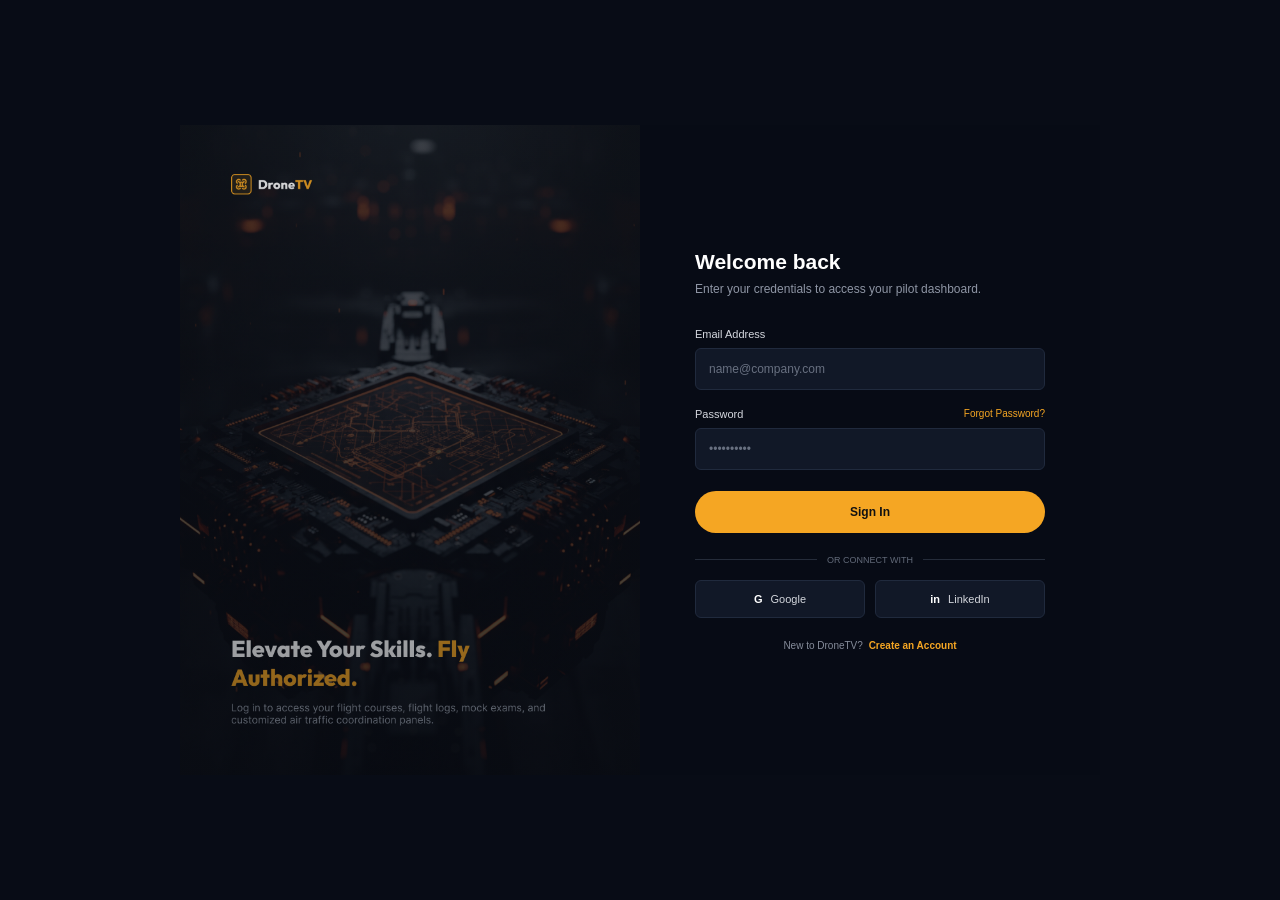
<file: index.html>
<!DOCTYPE html>
<html>
<head>
    <meta charset="UTF-8">
    <title>DroneTV</title>

    <meta http-equiv="refresh" content="0; url=login/login.html">
</head>

<body>

    <p>
        Redirecting to
        <a href="login/login.html">DroneTV Login</a>
    </p>

</body>
</html>
</file>
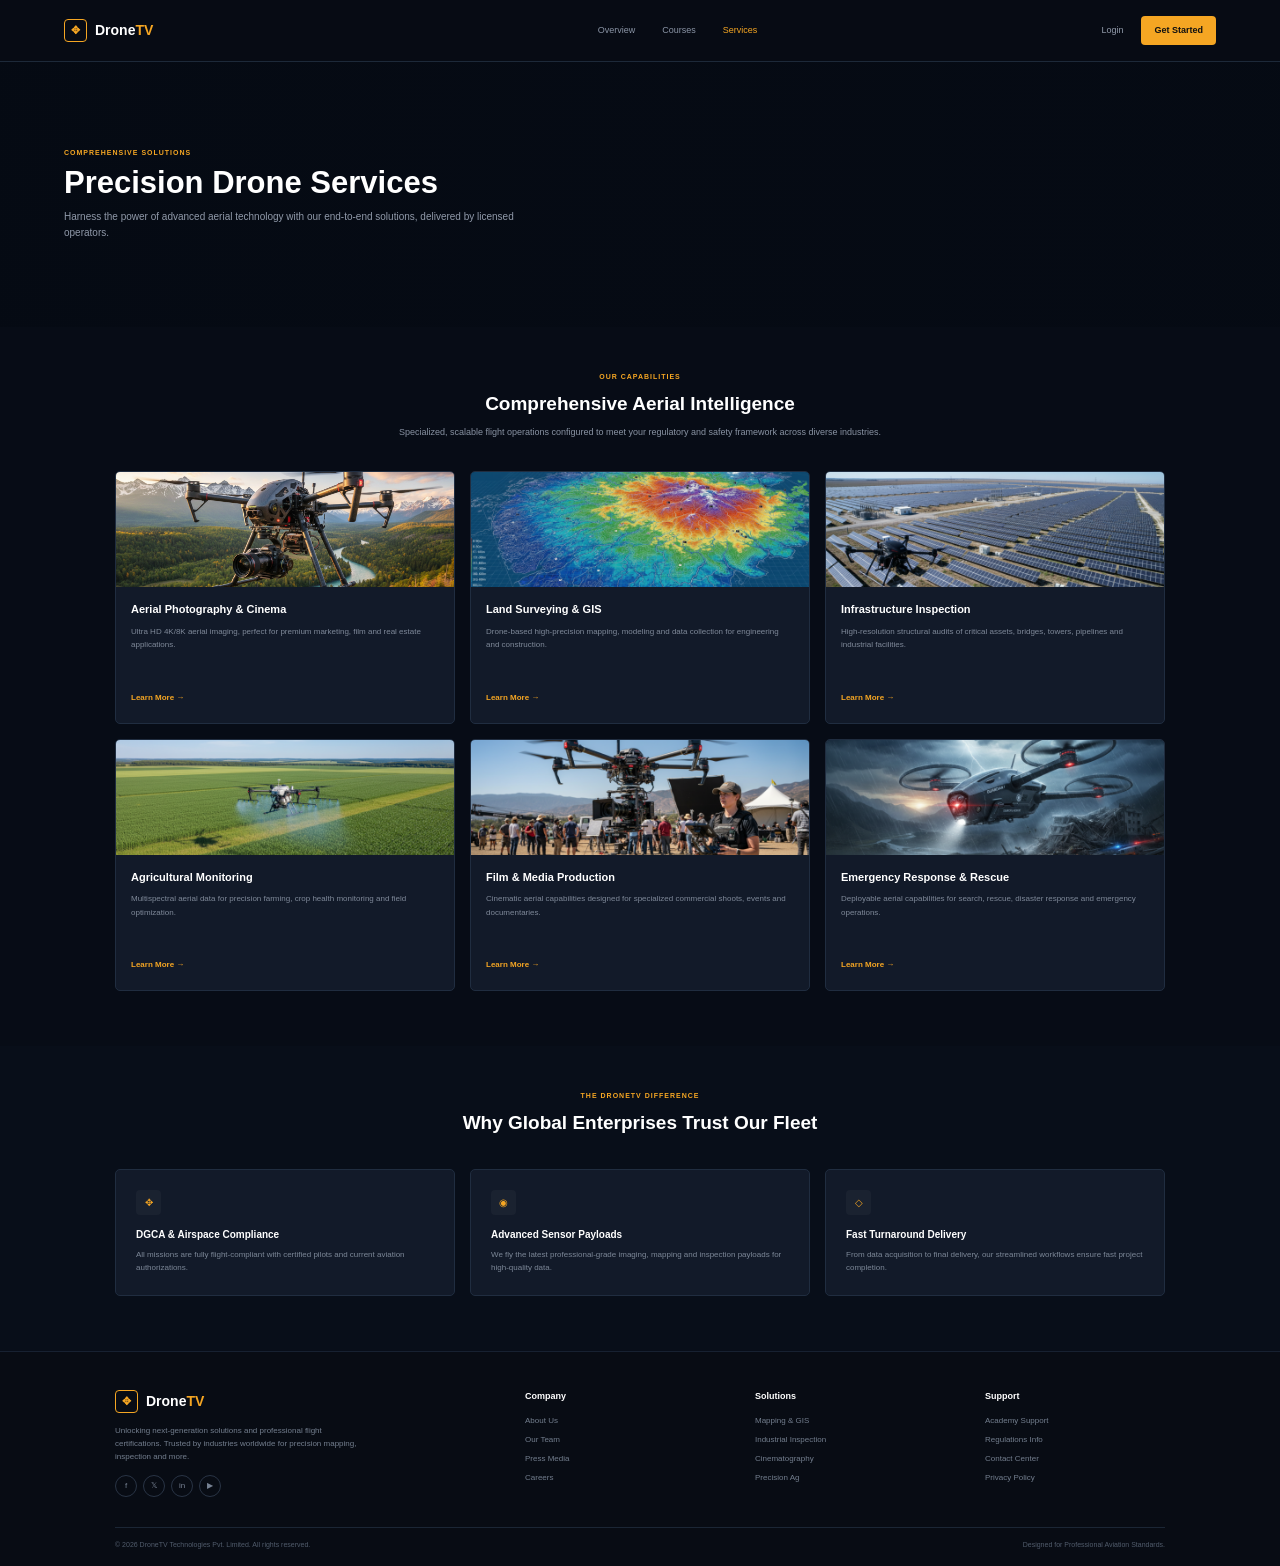
<file: drone servicer/service.html>
<!DOCTYPE html>
<html lang="en">

<head>
    <meta charset="UTF-8">

    <meta name="viewport"
          content="width=device-width, initial-scale=1.0">

    <title>DroneTV - Precision Drone Services</title>

    <link rel="stylesheet" href="services.css">
</head>

<body>


<!-- ================= NAVBAR ================= -->

<header class="navbar">

    <div class="nav-container">

        <!-- Logo -->

        <a href="#" class="logo">

            <span class="logo-box">✥</span>

            <span>
                Drone<span class="orange">TV</span>
            </span>

        </a>


        <!-- Navigation -->

        <nav class="nav-links">

            <a href="../login/home.html">Overview</a>

            <a href="../course/course.html">Courses</a>

            <a href="../drone servicer/service.html" class="active">Services</a>

        </nav>


        <!-- Right side -->

        <div class="nav-right">

            <a href="login.html" class="login">
                Login
            </a>

            <a href="#" class="get-started">
                Get Started
            </a>

        </div>

    </div>

</header>



<!-- ================= HERO ================= -->

<section class="services-hero">

    <div class="hero-overlay"></div>

    <div class="hero-content">

        <div class="section-label">
            COMPREHENSIVE SOLUTIONS
        </div>

        <h1>
            Precision Drone Services
        </h1>

        <p>
            Harness the power of advanced aerial technology
            with our end-to-end solutions, delivered by
            licensed operators.
        </p>

    </div>

</section>



<!-- ================= CAPABILITIES ================= -->

<section class="capabilities">

    <div class="section-heading">

        <div class="section-label">
            OUR CAPABILITIES
        </div>

        <h2>
            Comprehensive Aerial Intelligence
        </h2>

        <p>
            Specialized, scalable flight operations configured
            to meet your regulatory and safety framework
            across diverse industries.
        </p>

    </div>



    <!-- Service cards -->

    <div class="service-grid">


        <!-- CARD 1 -->

        <article class="service-card">

            <div class="service-image image-one"></div>

            <div class="service-content">

                <h3>
                    Aerial Photography & Cinema
                </h3>

                <p>
                    Ultra HD 4K/8K aerial imaging,
                    perfect for premium marketing,
                    film and real estate applications.
                </p>

                <a href="#">
                    Learn More →
                </a>

            </div>

        </article>



        <!-- CARD 2 -->

        <article class="service-card">

            <div class="service-image image-two"></div>

            <div class="service-content">

                <h3>
                    Land Surveying & GIS
                </h3>

                <p>
                    Drone-based high-precision mapping,
                    modeling and data collection for
                    engineering and construction.
                </p>

                <a href="#">
                    Learn More →
                </a>

            </div>

        </article>



        <!-- CARD 3 -->

        <article class="service-card">

            <div class="service-image image-three"></div>

            <div class="service-content">

                <h3>
                    Infrastructure Inspection
                </h3>

                <p>
                    High-resolution structural audits of
                    critical assets, bridges, towers,
                    pipelines and industrial facilities.
                </p>

                <a href="#">
                    Learn More →
                </a>

            </div>

        </article>



        <!-- CARD 4 -->

        <article class="service-card">

            <div class="service-image image-four"></div>

            <div class="service-content">

                <h3>
                    Agricultural Monitoring
                </h3>

                <p>
                    Multispectral aerial data for
                    precision farming, crop health
                    monitoring and field optimization.
                </p>

                <a href="#">
                    Learn More →
                </a>

            </div>

        </article>



        <!-- CARD 5 -->

        <article class="service-card">

            <div class="service-image image-five"></div>

            <div class="service-content">

                <h3>
                    Film & Media Production
                </h3>

                <p>
                    Cinematic aerial capabilities designed
                    for specialized commercial shoots,
                    events and documentaries.
                </p>

                <a href="#">
                    Learn More →
                </a>

            </div>

        </article>



        <!-- CARD 6 -->

        <article class="service-card">

            <div class="service-image image-six"></div>

            <div class="service-content">

                <h3>
                    Emergency Response & Rescue
                </h3>

                <p>
                    Deployable aerial capabilities for
                    search, rescue, disaster response
                    and emergency operations.
                </p>

                <a href="#">
                    Learn More →
                </a>

            </div>

        </article>

    </div>

</section>



<!-- ================= WHY DRONETV ================= -->

<section class="why-section">

    <div class="section-heading">

        <div class="section-label">
            THE DRONETV DIFFERENCE
        </div>

        <h2>
            Why Global Enterprises Trust Our Fleet
        </h2>

    </div>



    <div class="benefit-grid">


        <!-- Benefit 1 -->

        <div class="benefit-card">

            <div class="benefit-icon">
                ✥
            </div>

            <h3>
                DGCA & Airspace Compliance
            </h3>

            <p>
                All missions are fully flight-compliant
                with certified pilots and current aviation
                authorizations.
            </p>

        </div>



        <!-- Benefit 2 -->

        <div class="benefit-card">

            <div class="benefit-icon">
                ◉
            </div>

            <h3>
                Advanced Sensor Payloads
            </h3>

            <p>
                We fly the latest professional-grade
                imaging, mapping and inspection payloads
                for high-quality data.
            </p>

        </div>



        <!-- Benefit 3 -->

        <div class="benefit-card">

            <div class="benefit-icon">
                ◇
            </div>

            <h3>
                Fast Turnaround Delivery
            </h3>

            <p>
                From data acquisition to final delivery,
                our streamlined workflows ensure fast
                project completion.
            </p>

        </div>

    </div>

</section>



<!-- ================= FOOTER ================= -->

<footer>

    <div class="footer-container">


        <!-- Brand -->

        <div class="footer-brand">

            <a href="#" class="logo">

                <span class="logo-box">✥</span>

                <span>
                    Drone<span class="orange">TV</span>
                </span>

            </a>


            <p>
                Unlocking next-generation solutions and
                professional flight certifications.
                Trusted by industries worldwide for
                precision mapping, inspection and more.
            </p>


            <div class="social-icons">

                <a href="#">f</a>

                <a href="#">𝕏</a>

                <a href="#">in</a>

                <a href="#">▶</a>

            </div>

        </div>



        <!-- Company -->

        <div class="footer-column">

            <h4>Company</h4>

            <a href="#">About Us</a>

            <a href="#">Our Team</a>

            <a href="#">Press Media</a>

            <a href="#">Careers</a>

        </div>



        <!-- Solutions -->

        <div class="footer-column">

            <h4>Solutions</h4>

            <a href="#">Mapping & GIS</a>

            <a href="#">Industrial Inspection</a>

            <a href="#">Cinematography</a>

            <a href="#">Precision Ag</a>

        </div>



        <!-- Support -->

        <div class="footer-column">

            <h4>Support</h4>

            <a href="#">Academy Support</a>

            <a href="#">Regulations Info</a>

            <a href="#">Contact Center</a>

            <a href="#">Privacy Policy</a>

        </div>

    </div>



    <!-- Bottom -->

    <div class="footer-bottom">

        <span>
            © 2026 DroneTV Technologies Pvt. Limited.
            All rights reserved.
        </span>

        <span>
            Designed for Professional Aviation Standards.
        </span>

    </div>

</footer>


</body>
</html>
</file>
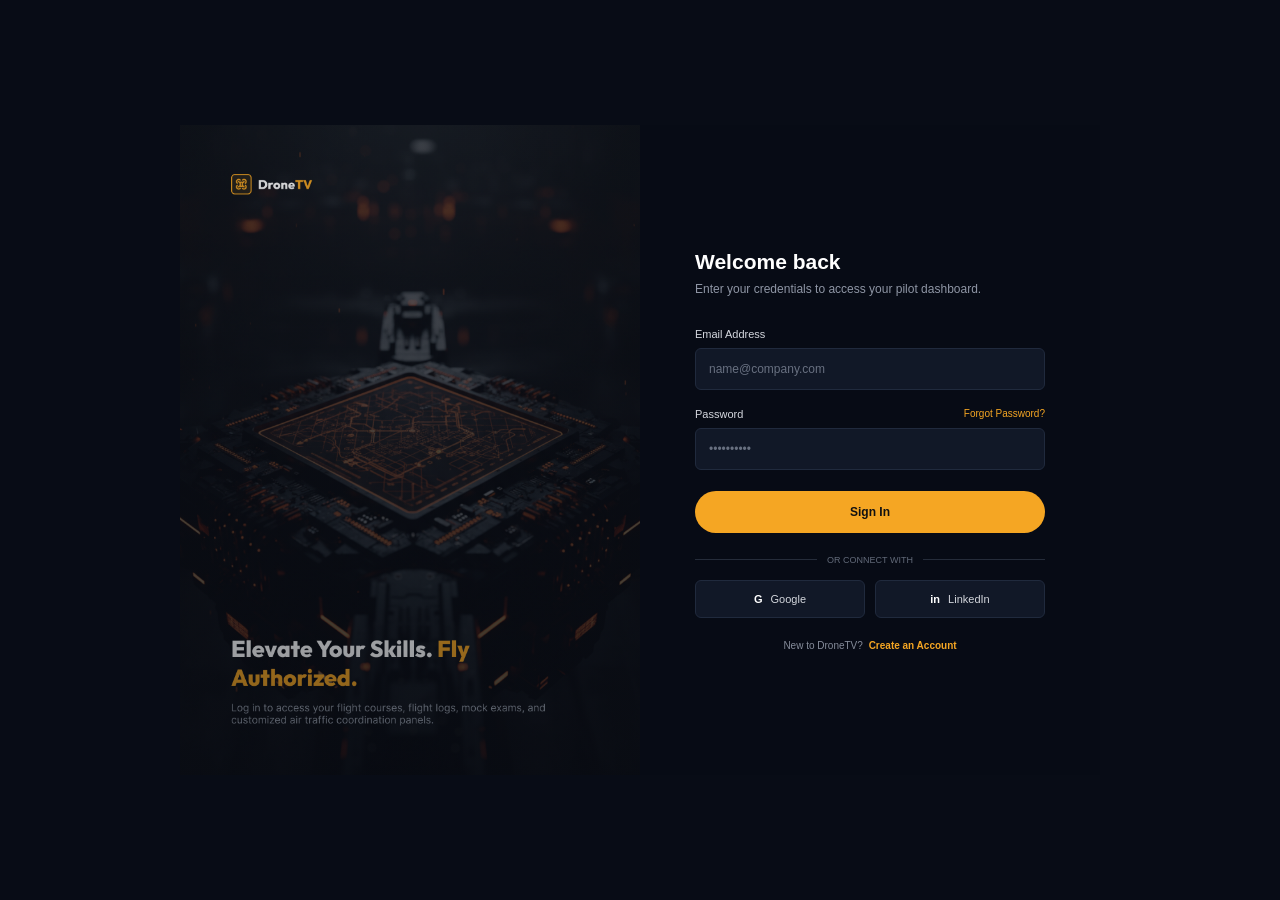
<file: login/login.html>
<!DOCTYPE html>
<html lang="en">
<head>
    <meta charset="UTF-8">
    <meta name="viewport" content="width=device-width, initial-scale=1.0">

    <title>DroneTV - Login</title>
    <link rel="stylesheet" href="login.css">
</head>

<body>

   <div class="login-container">

    <!-- LEFT SIDE -->
    <div class="visual-panel">

        

        <div class="visual-content">

        </div>

    </div>

        <!-- ================= RIGHT PANEL ================= -->

        <section class="form-panel">

            <div class="form-container">

                <h2>Welcome back</h2>

                <p class="subtitle">
                    Enter your credentials to access your pilot dashboard.
                </p>


                <!-- Login Form -->

                <form id="loginForm">

                    <!-- Email -->

                    <div class="form-group">

                        <div class="form-label-row">

                            <label for="email">
                                Email Address
                            </label>

                        </div>

                        <input
                            type="email"
                            id="email"
                            name="email"
                            placeholder="name@company.com"
                            required
                        >

                    </div>


                    <!-- Password -->

                    <div class="form-group">

                        <div class="form-label-row">

                            <label for="password">
                                Password
                            </label>

                            <a href="#" class="forgot-password">
                                Forgot Password?
                            </a>

                        </div>

                        <input
                            type="password"
                            id="password"
                            name="password"
                            placeholder="••••••••••"
                            required
                        >

                    </div>


                    <!-- Sign In -->

                    <button href="../login/home.html"
                        type="submit"
                        class="signin-btn">
                        Sign In
                    </button>

                </form>


                <!-- Divider -->

                <div class="divider">
                    OR CONNECT WITH
                </div>


                <!-- Social Login -->

                <div class="social-buttons">

                    <button class="social-btn" type="button">
                        <span class="google-icon">G</span>
                        Google
                    </button>

                    <button class="social-btn" type="button">
                        <span class="linkedin-icon">in</span>
                        LinkedIn
                    </button>

                </div>


                <!-- Register -->

                <div class="create-account">

                    New to DroneTV?

                    <a href="#">
                        Create an Account
                    </a>

                </div>

            </div>

        </section>

    </div>


    <!-- ================= JAVASCRIPT ================= -->

    <script>

        const loginForm = document.getElementById("loginForm");

        loginForm.addEventListener("submit", function(event) {

            event.preventDefault();

            const email =
                document.getElementById("email").value;

            const password =
                document.getElementById("password").value;

            if (email === "" || password === "") {

                alert("Please enter email and password.");

                return;
            }

            alert("Login submitted successfully!");

            console.log("Email:", email);
            console.log("Password:", password);
            window.location.href = "../login/home.html";

        });

    </script>

</body>
</html>
</file>
<file: drone servicer/services.css>
/* =====================================
   RESET
===================================== */

* {
    margin: 0;
    padding: 0;
    box-sizing: border-box;
}

html {
    scroll-behavior: smooth;
}

body {
    background: #070c16;
    color: #ffffff;

    font-family:
        Arial,
        Helvetica,
        sans-serif;

    line-height: 1.5;
}

a {
    text-decoration: none;
    color: inherit;
}


/* =====================================
   VARIABLES
===================================== */

:root {

    --background: #070c16;

    --background-two: #0a101c;

    --card: #121a29;

    --border: #202d40;

    --orange: #f5a623;

    --orange-light: #ffb52c;

    --muted: #8993a3;

    --blue: #079bd5;
}


/* =====================================
   NAVBAR
===================================== */

.navbar {

    height: 62px;

    background: #070b14;

    border-bottom:
        1px solid #1d2939;

    position: sticky;

    top: 0;

    z-index: 1000;
}


.nav-container {

    width: 90%;

    max-width: 1200px;

    height: 100%;

    margin: auto;

    display: flex;

    align-items: center;

    justify-content: space-between;
}


/* Logo */

.logo {

    display: flex;

    align-items: center;

    gap: 8px;

    font-size: 14px;

    font-weight: bold;
}


.logo-box {

    width: 23px;

    height: 23px;

    display: flex;

    align-items: center;

    justify-content: center;

    border:
        1px solid var(--orange);

    border-radius: 4px;

    color: var(--orange);

    font-size: 11px;
}


.orange {

    color: var(--orange);
}


/* Navigation */

.nav-links {

    display: flex;

    gap: 27px;

    margin-left: 100px;
}


.nav-links a {

    color: #8b95a6;

    font-size: 9px;

    transition: 0.2s;
}


.nav-links a:hover {

    color: white;
}


.nav-links .active {

    color: var(--orange);
}


/* Right */

.nav-right {

    display: flex;

    align-items: center;

    gap: 18px;
}


.login {

    color: #929bab;

    font-size: 9px;
}


.get-started {

    background: var(--orange);

    color: #111;

    font-size: 9px;

    font-weight: bold;

    padding:
        8px 13px;

    border-radius: 4px;
}


/* =====================================
   HERO
===================================== */

.services-hero {

    height: 265px;

    position: relative;

    display: flex;

    align-items: center;

    background-image:
        url("https://images.unsplash.com/photo-1473968512647-3e447244af8f?auto=format&fit=crop&w=1600&q=80");

    background-size: cover;

    background-position: center;
}


.hero-overlay {

    position: absolute;

    inset: 0;

    background:
        linear-gradient(
            90deg,
            rgba(5, 10, 19, .92),
            rgba(5, 10, 19, .70),
            rgba(5, 10, 19, .82)
        );
}


.hero-content {

    position: relative;

    z-index: 2;

    width: 90%;

    max-width: 1200px;

    margin: auto;
}


.section-label {

    color: var(--orange);

    font-size: 7px;

    font-weight: bold;

    letter-spacing: 1px;

    margin-bottom: 7px;
}


.hero-content h1 {

    font-size: 31px;

    line-height: 1.1;

    margin-bottom: 9px;
}


.hero-content p {

    color: #919aaa;

    font-size: 10px;

    max-width: 470px;

    line-height: 1.6;
}


/* =====================================
   SECTION HEADING
===================================== */

.section-heading {

    text-align: center;

    max-width: 570px;

    margin:
        0 auto 32px;
}


.section-heading h2 {

    font-size: 19px;

    margin-bottom: 7px;
}


.section-heading p {

    color: var(--muted);

    font-size: 9px;

    line-height: 1.6;
}


/* =====================================
   CAPABILITIES
===================================== */

.capabilities {

    padding:
        45px 5% 55px;

    background: var(--background);
}


.service-grid {

    max-width: 1050px;

    margin: auto;

    display: grid;

    grid-template-columns:
        repeat(3, 1fr);

    gap: 15px;
}


/* =====================================
   SERVICE CARD
===================================== */

.service-card {

    background: var(--card);

    border:
        1px solid var(--border);

    border-radius: 5px;

    overflow: hidden;

    transition:
        transform .25s,
        border-color .25s;
}


.service-card:hover {

    transform:
        translateY(-4px);

    border-color:
        var(--orange);
}


/* Images */

.service-image {

    height: 115px;

    background-size: cover;

    background-position: center;
}


.image-one {

    background-image:
        url("drone1.png");
}


.image-two {

    background-image:
        url("drone2.png");
}


.image-three {

    background-image:
        url("drone3.png");
}


.image-four {

    background-image:
        url("drone4.png");
}


.image-five {

    background-image:
        url("drone5.png");
}


.image-six {

    background-image:
        url("drone6.png");
}


/* Card content */

.service-content {

    padding:
        14px 15px 16px;
}


.service-content h3 {

    font-size: 11px;

    margin-bottom: 7px;
}


.service-content p {

    color: #7f8999;

    font-size: 8px;

    line-height: 1.65;

    min-height: 50px;

    margin-bottom: 8px;
}


.service-content a {

    color: var(--orange);

    font-size: 8px;

    font-weight: bold;
}


/* =====================================
   WHY SECTION
===================================== */

.why-section {

    padding:
        45px 5% 55px;

    background:
        #080e19;
}


.benefit-grid {

    max-width: 1050px;

    margin: auto;

    display: grid;

    grid-template-columns:
        repeat(3, 1fr);

    gap: 15px;
}


.benefit-card {

    background: var(--card);

    border:
        1px solid var(--border);

    border-radius: 5px;

    padding: 20px;
}


.benefit-icon {

    width: 25px;

    height: 25px;

    display: flex;

    align-items: center;

    justify-content: center;

    background: #1a2230;

    color: var(--orange);

    border-radius: 4px;

    font-size: 10px;

    margin-bottom: 12px;
}


.benefit-card h3 {

    font-size: 10px;

    margin-bottom: 7px;
}


.benefit-card p {

    color: #7c8797;

    font-size: 8px;

    line-height: 1.6;
}


/* =====================================
   FOOTER
===================================== */

footer {

    background: #080c14;

    padding:
        38px 5% 15px;

    border-top:
        1px solid #172131;
}


.footer-container {

    max-width: 1050px;

    margin: auto;

    display: grid;

    grid-template-columns:
        2fr 1fr 1fr 1fr;

    gap: 50px;
}


.footer-brand p {

    color: #737e8e;

    font-size: 8px;

    line-height: 1.6;

    max-width: 245px;

    margin-top: 12px;
}


.footer-column {

    display: flex;

    flex-direction: column;

    gap: 7px;
}


.footer-column h4 {

    font-size: 9px;

    margin-bottom: 5px;
}


.footer-column a {

    color: #737e8e;

    font-size: 8px;
}


.footer-column a:hover {

    color: var(--orange);
}


/* Social icons */

.social-icons {

    display: flex;

    gap: 6px;

    margin-top: 12px;
}


.social-icons a {

    width: 22px;

    height: 22px;

    border:
        1px solid #293445;

    border-radius: 50%;

    display: flex;

    align-items: center;

    justify-content: center;

    font-size: 8px;

    color: #778293;
}


.social-icons a:hover {

    color: var(--orange);

    border-color:
        var(--orange);
}


/* Footer bottom */

.footer-bottom {

    max-width: 1050px;

    margin:
        30px auto 0;

    padding-top: 12px;

    border-top:
        1px solid #1b2635;

    display: flex;

    justify-content: space-between;

    color: #515c6c;

    font-size: 7px;
}


/* =====================================
   RESPONSIVE
===================================== */

@media (max-width: 800px) {

    .nav-links {

        display: none;
    }

    .service-grid {

        grid-template-columns:
            repeat(2, 1fr);
    }

    .benefit-grid {

        grid-template-columns:
            1fr;
    }

    .footer-container {

        grid-template-columns:
            1fr 1fr;
    }
}


@media (max-width: 550px) {

    .nav-container {

        width: 92%;
    }

    .nav-right .login {

        display: none;
    }

    .services-hero {

        height: 230px;
    }

    .hero-content h1 {

        font-size: 25px;
    }

    .service-grid {

        grid-template-columns:
            1fr;
    }

    .footer-container {

        grid-template-columns:
            1fr;
    }

    .footer-bottom {

        flex-direction: column;

        gap: 8px;
    }
}
</file>
<file: login/login.css>
* {
            margin: 0;
            padding: 0;
            box-sizing: border-box;
            font-family: Arial, Helvetica, sans-serif;
        }

        body {
            min-height: 100vh;
            background: #080c16;
            display: flex;
            justify-content: center;
            align-items: center;
            color: white;
        }

        /* Main container */
        .login-container {
            width: 920px;
            max-width: 95%;
            min-height: 650px;
            display: flex;
            background: #080c16;
            overflow: hidden;
        }

        /* =========================
           LEFT SIDE
        ========================== */

        .visual-panel {
    width: 50%;
    height: 650px;

    background-image:
        linear-gradient(
            rgba(5, 9, 17, 0.15),
            rgba(5, 9, 17, 0.45)
        ),
        url("drone.png");

    background-size: cover;
    background-position: center;
    background-repeat: no-repeat;

    position: relative;

    padding: 50px;
    
    display: flex;
    flex-direction: column;
    justify-content: space-between;
}
        /* Logo */
        .logo {
            display: flex;
            align-items: center;
            gap: 10px;
            font-size: 18px;
            font-weight: bold;
        }

        .logo-icon {
            width: 24px;
            height: 24px;
            border: 2px solid #f5a623;
            border-radius: 5px;

            display: flex;
            justify-content: center;
            align-items: center;

            color: #f5a623;
            font-size: 14px;
        }

        .logo span {
            color: #ffffff;
        }

        /* Left bottom content */
        .visual-content {
            max-width: 390px;
        }

        .visual-content h1 {
            font-size: 30px;
            line-height: 1.15;
            margin-bottom: 15px;
            font-weight: 700;
        }

        .visual-content h1 .orange {
            color: #f5a623;
        }

        .visual-content p {
            color: #a7adb8;
            font-size: 13px;
            line-height: 1.6;
        }

        /* =========================
           RIGHT SIDE
        ========================== */

        .form-panel {
            width: 50%;
            min-height: 650px;

            background: #070b15;

            display: flex;
            justify-content: center;
            align-items: center;

            padding: 50px;
        }

        .form-container {
            width: 100%;
            max-width: 350px;
        }

        .form-container h2 {
            font-size: 21px;
            margin-bottom: 8px;
        }

        .subtitle {
            color: #8f96a5;
            font-size: 12px;
            margin-bottom: 32px;
        }

        /* Form */
        .form-group {
            margin-bottom: 18px;
        }

        .form-label-row {
            display: flex;
            justify-content: space-between;
            align-items: center;
            margin-bottom: 8px;
        }

        label {
            font-size: 11px;
            color: #d5d8df;
        }

        .forgot-password {
            color: #f5a623;
            font-size: 10px;
            text-decoration: none;
        }

        .forgot-password:hover {
            text-decoration: underline;
        }

        input {
            width: 100%;
            height: 42px;

            background: #111827;
            border: 1px solid #202a3d;
            border-radius: 6px;

            padding: 0 13px;

            color: white;
            font-size: 12px;

            outline: none;

            transition: 0.2s;
        }

        input::placeholder {
            color: #687080;
        }

        input:focus {
            border-color: #f5a623;
        }

        /* Sign in button */
        .signin-btn {
            width: 100%;
            height: 42px;
            weight: 600;

            margin-top: 3px;

            border: none;
            border-radius: 60px;

            background: #f5a623;
            color: #111;

            font-size: 12px;
            font-weight: bold;

            cursor: pointer;

            transition: 0.2s;
        }

        .signin-btn:hover {
            background: #ffb52f;
            transform: translateY(-1px);
        }

        /* Divider */
        .divider {
            display: flex;
            align-items: center;
            gap: 10px;

            margin: 22px 0 15px;

            color: #626a79;
            font-size: 9px;
            text-align: center;
        }

        .divider::before,
        .divider::after {
            content: "";
            height: 1px;
            background: #252c3a;
            flex: 1;
        }

        /* Social buttons */
        .social-buttons {
            display: flex;
            gap: 10px;
        }

        .social-btn {
            flex: 1;

            height: 38px;

            background: #111827;
            border: 1px solid #202a3d;
            border-radius: 6px;

            color: #d4d7dd;

            cursor: pointer;

            font-size: 11px;

            display: flex;
            justify-content: center;
            align-items: center;
            gap: 8px;

            transition: 0.2s;
        }

        .social-btn:hover {
            border-color: #3b4558;
            background: #151d2d;
        }

        .google-icon {
            color: #ffffff;
            font-weight: bold;
        }

        .linkedin-icon {
            color: #ffffff;
            font-weight: bold;
        }

        /* Create account */
        .create-account {
            text-align: center;
            margin-top: 22px;

            color: #858c9a;
            font-size: 10px;
        }

        .create-account a {
            color: #f5a623;
            text-decoration: none;
            font-weight: bold;
            margin-left: 3px;
        }

        .create-account a:hover {
            text-decoration: underline;
        }

        /* =========================
           RESPONSIVE
        ========================== */

        @media (max-width: 750px) {

            body {
                padding: 20px 0;
            }

            .login-container {
                flex-direction: column;
                max-width: 450px;
                width: 92%;
            }

            .visual-panel {
                width: 100%;
                min-height: 300px;
                padding: 30px;
            }

            .visual-content {
                max-width: 300px;
            }

            .visual-content h1 {
                font-size: 25px;
            }

            .form-panel {
                width: 100%;
                min-height: 500px;
                padding: 35px;
            }
        }

        @media (max-width: 450px) {

            .visual-panel {
                min-height: 260px;
                padding: 25px;
            }

            .form-panel {
                padding: 30px 22px;
            }

            .social-buttons {
                flex-direction: column;
            }
        }
</file>
